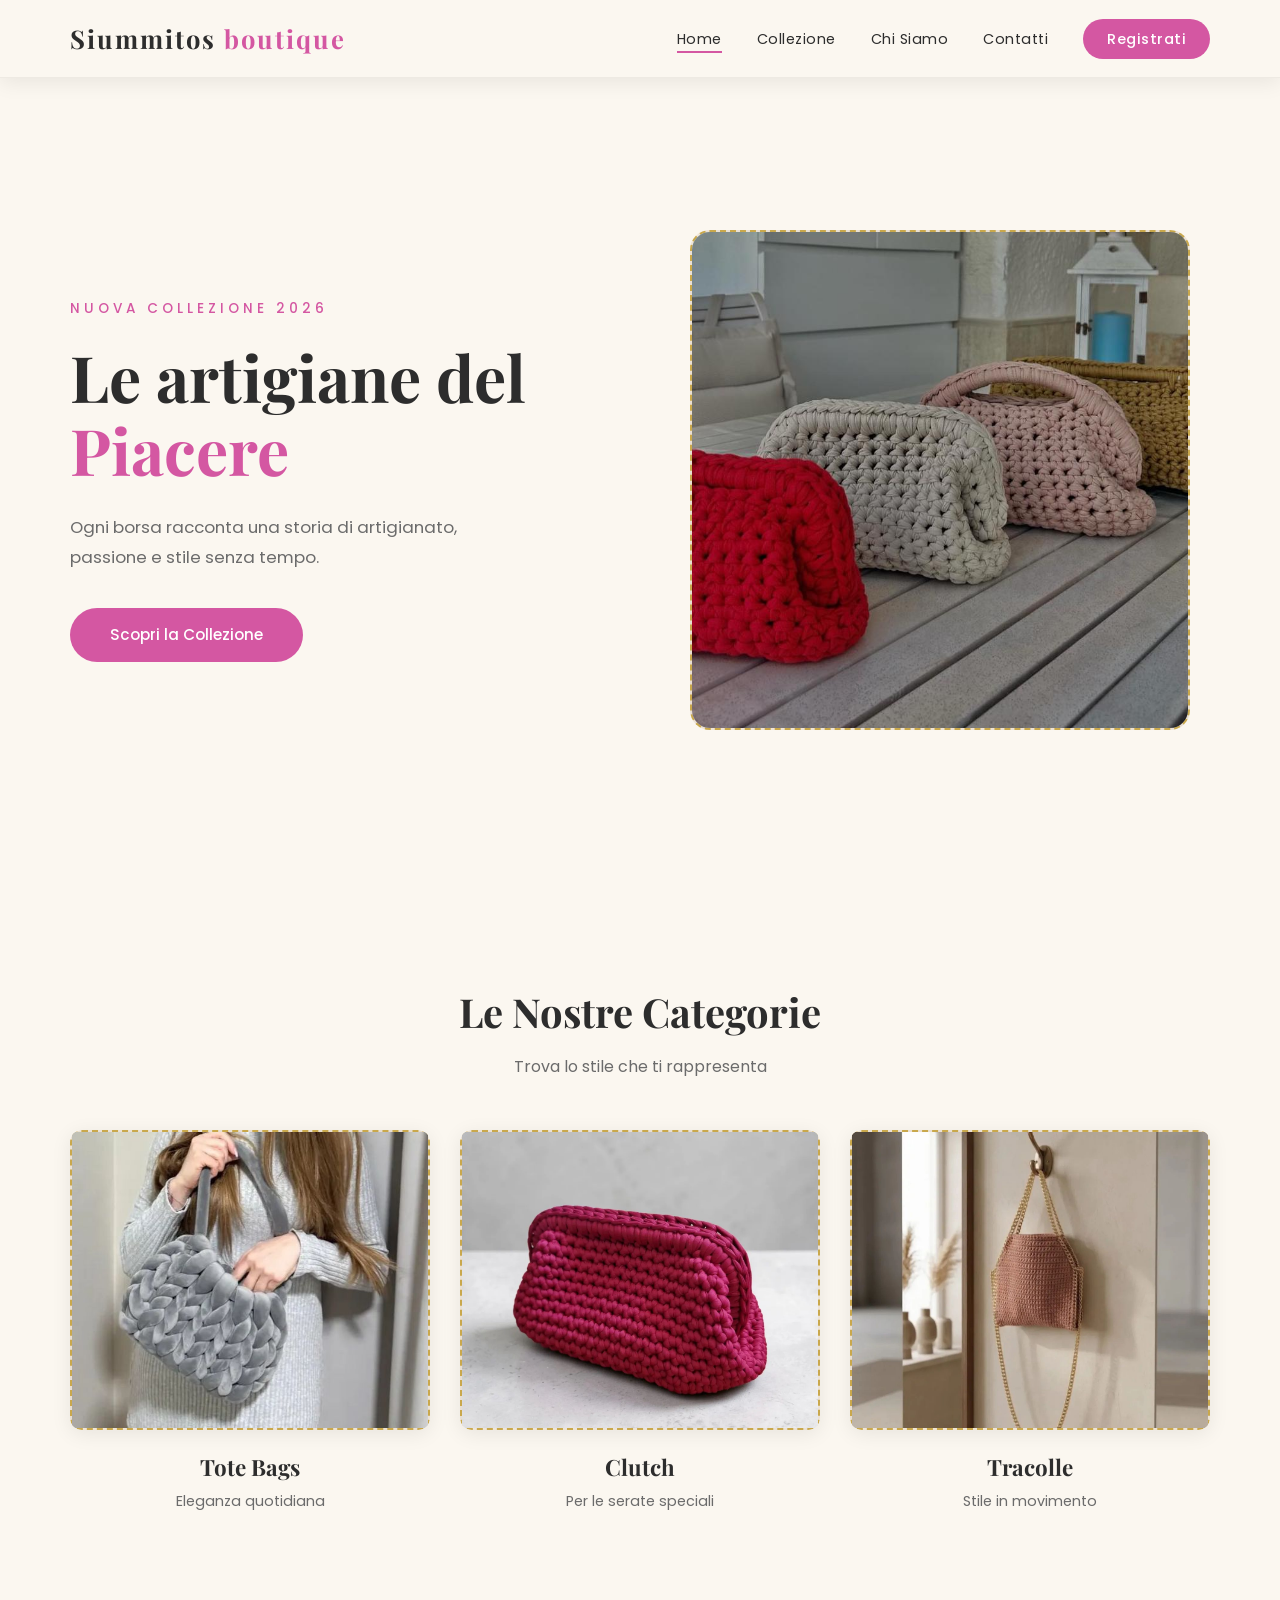
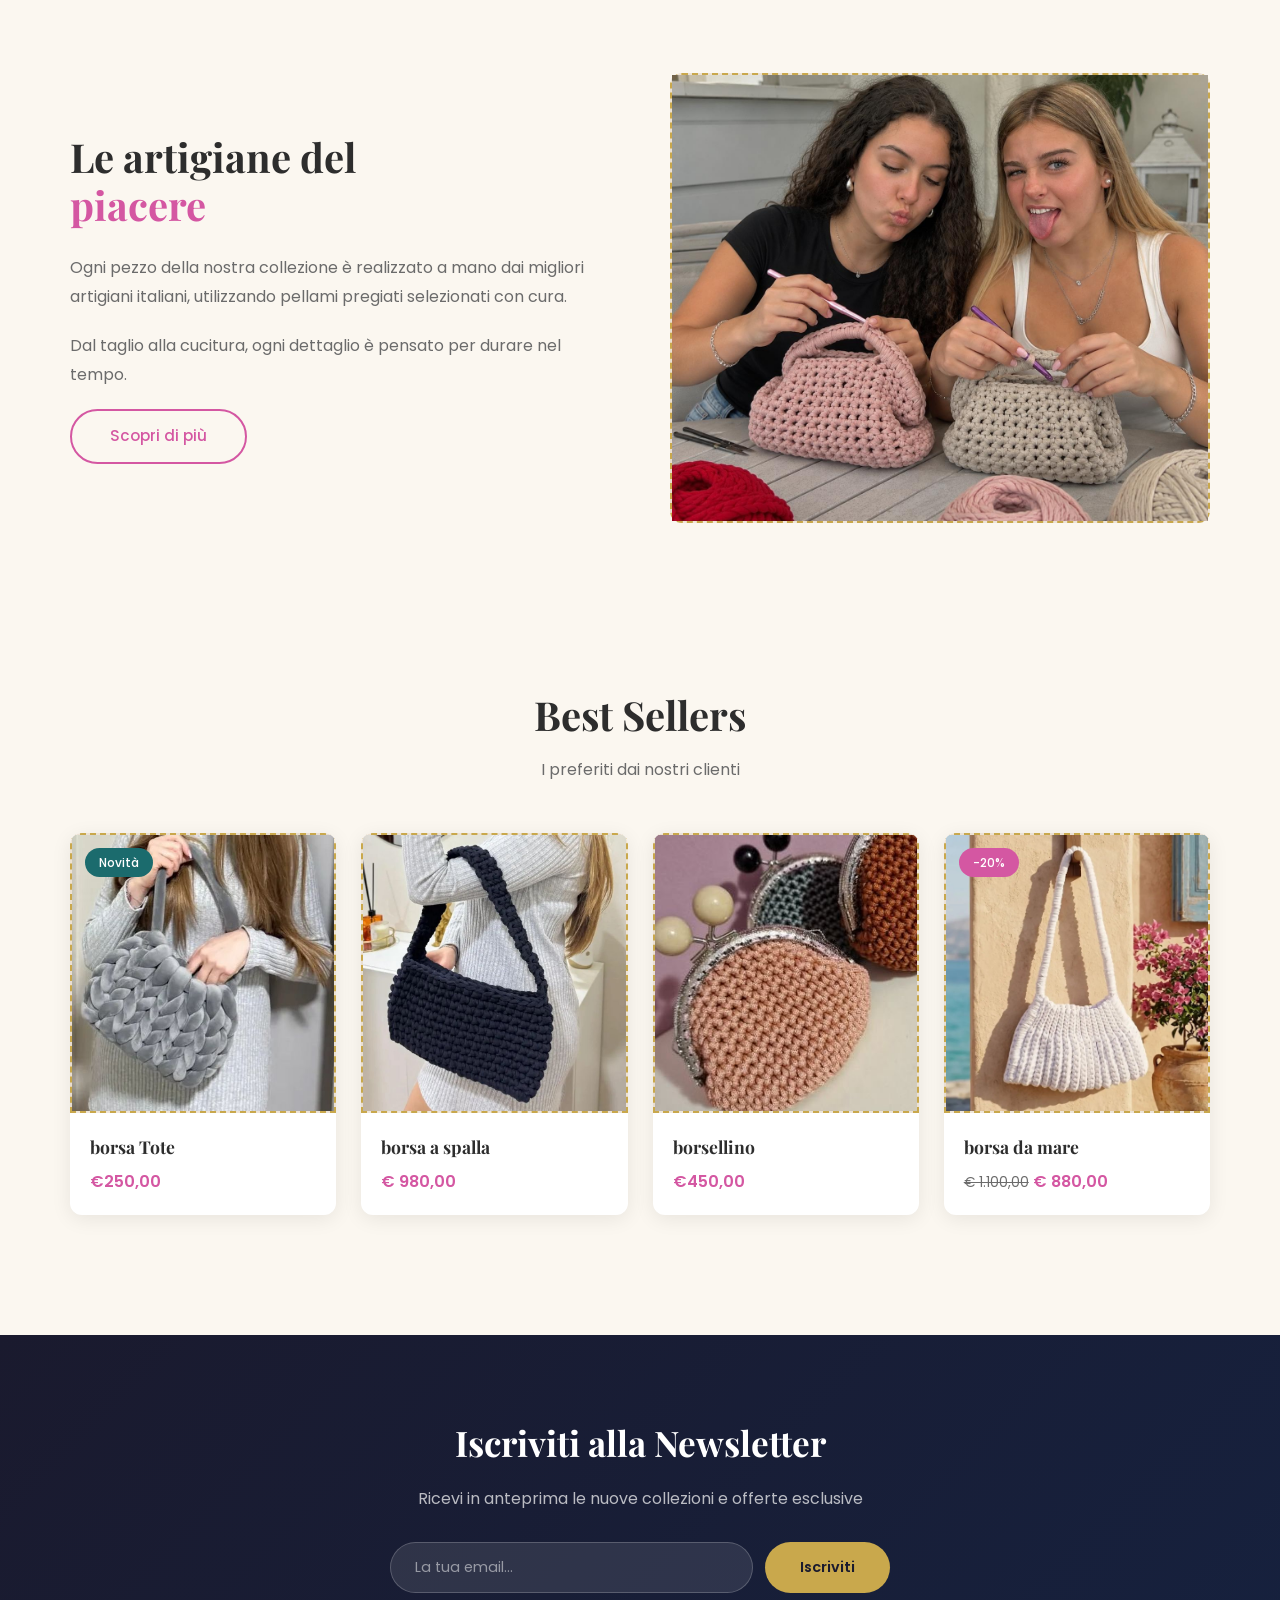
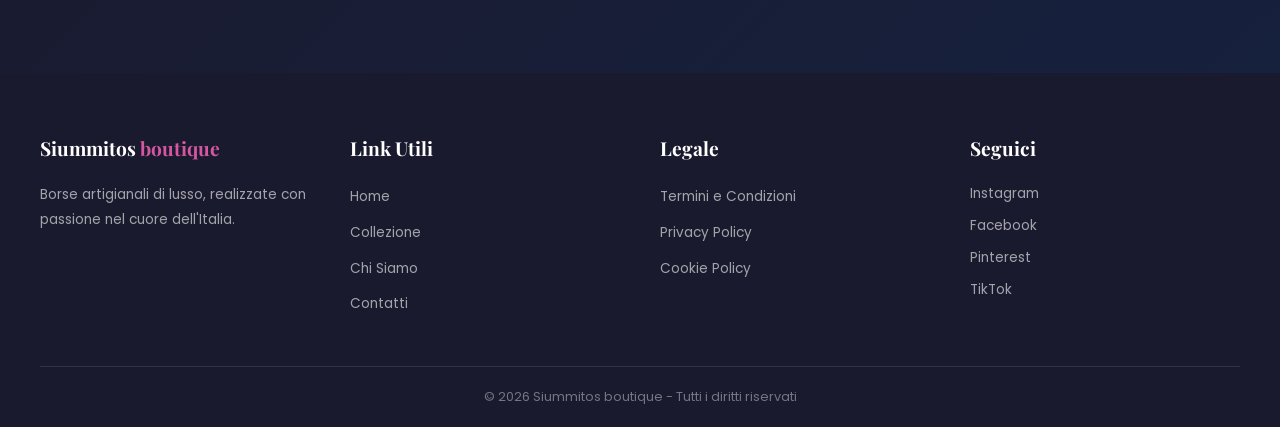
<file: index.html>
<!DOCTYPE html>
<html lang="it">
<head>
    <meta charset="UTF-8">
    <meta name="viewport" content="width=device-width, initial-scale=1.0">
    <title>Siummitos boutique - Borse di Lusso</title>
    <meta name="description" content="Siummitos boutique - Borse artigianali di lusso made in Italy.">
    <link rel="stylesheet" href="css/base.css">
    <link rel="stylesheet" href="css/navbar.css">
    <link rel="stylesheet" href="css/sections.css">
    <link rel="stylesheet" href="css/footer.css">
    <link rel="stylesheet" href="css/animations.css">
    <link rel="stylesheet" href="css/responsive.css">
    <link href="https://fonts.googleapis.com/css2?family=Playfair+Display:wght@400;600;700&family=Poppins:wght@300;400;500;600&display=swap" rel="stylesheet">
</head>
<body>

    <!-- Navbar -->
    <nav class="navbar">
        <div class="nav-container">
            <a href="index.html" class="logo">Siummitos <span>boutique</span></a>
            <input type="checkbox" id="menu-toggle" class="menu-toggle">
            <label for="menu-toggle" class="hamburger">
                <span></span>
                <span></span>
                <span></span>
            </label>
            <ul class="nav-links">
                <li><a href="index.html" class="active">Home</a></li>
                <li><a href="pages/collezione.html">Collezione</a></li>
                <li><a href="pages/chi-siamo.html">Chi Siamo</a></li>
                <li><a href="pages/contatti.html">Contatti</a></li>
                <li><a href="pages/registrazione.html" class="btn-register">Registrati</a></li>
            </ul>
        </div>
    </nav>

    <!-- Hero Section -->
    <section class="hero">
        <div class="hero-content">
            <p class="hero-subtitle">Nuova Collezione 2026</p>
            <h1 class="hero-title">Le artigiane del <br><span>Piacere</span></h1>
            <p class="hero-desc">Ogni borsa racconta una storia di artigianato, passione e stile senza tempo.</p>
            <a href="pages/collezione.html" class="btn-primary">Scopri la Collezione</a>
        </div>
        <div class="hero-image">
            <div class="hero-placeholder">
                <p>
                <img src="img/WhatsApp Image 2026-05-20 at 11.31.01.jpeg" alt="Hero Image"></p>
            </div>
        </div>
    </section>

    <!-- Categorie -->
    <section class="categories">
        <h2 class="section-title">Le Nostre Categorie</h2>
        <p class="section-subtitle">Trova lo stile che ti rappresenta</p>
        <div class="categories-grid">
            <div class="category-card fade-in delay-1">
                <div class="category-img">
                    <div class="img-placeholder"><p><img src="img/WhatsApp Image 2026-05-20 at 10.31.24.jpeg" alt=""></p></div>
                </div>
                <h3>Tote Bags</h3>
                <p>Eleganza quotidiana</p>
            </div>
            <div class="category-card fade-in delay-2">
                <div class="category-img">
                    <div class="img-placeholder"><p><img src="img/WhatsApp Image 2026-05-20 at 10.29.09.jpeg" alt=""></p></div>
                </div>
                <h3>Clutch</h3>
                <p>Per le serate speciali</p>
            </div>
            <div class="category-card fade-in delay-3">
                <div class="category-img">
                    <div class="img-placeholder"><p><img src="img/WhatsApp Image 2026-05-20 at 10.29.12.jpeg" alt=""></p></div>
                </div>
                <h3>Tracolle</h3>
                <p>Stile in movimento</p>
            </div>
        </div>
    </section>

    <!-- In Evidenza -->
    <section class="featured">
        <div class="featured-text fade-in">
            <h2>Le artigiane del <br><span>piacere</span></h2>
            <p>Ogni pezzo della nostra collezione è realizzato a mano dai migliori artigiani italiani, utilizzando pellami pregiati selezionati con cura.</p>
            <p>Dal taglio alla cucitura, ogni dettaglio è pensato per durare nel tempo.</p>
            <a href="pages/chi-siamo.html" class="btn-secondary">Scopri di più</a>
        </div>
        <div class="featured-image">
            <div class="img-placeholder large"><p><img src="img/WhatsApp Image 2026-05-20 at 11.38.13.jpeg" alt=""></p></div>
        </div>
    </section>

    <!-- Best Sellers -->
    <section class="bestsellers">
        <h2 class="section-title">Best Sellers</h2>
        <p class="section-subtitle">I preferiti dai nostri clienti</p>
        <div class="products-grid">
            <div class="product-card fade-in delay-1">
                <div class="product-img">
                    <div class="img-placeholder"><p><img src="img/WhatsApp Image 2026-05-20 at 10.31.24.jpeg" alt=""></p></div>
                    <span class="product-badge">Novità</span>
                </div>
                <div class="product-info">
                    <h3>borsa Tote</h3>
                    <p class="product-price">€250,00</p>
                </div>
            </div>
            <div class="product-card fade-in delay-2">
                <div class="product-img">
                    <div class="img-placeholder"><p><img src="img/WhatsApp Image 2026-05-20 at 10.38.10.jpeg" alt=""></p></div>
                </div>
                <div class="product-info">
                    <h3>borsa a spalla</h3>
                    <p class="product-price">€ 980,00</p>
                </div>
            </div>
            <div class="product-card fade-in delay-3">
                <div class="product-img">
                    <div class="img-placeholder"><p><img src="img/WhatsApp Image 2026-05-20 at 10.38.15.jpeg" alt=""></p></div>
                </div>
                <div class="product-info">
                    <h3>borsellino</h3>
                    <p class="product-price">€450,00</p>
                </div>
            </div>
            <div class="product-card fade-in delay-4">
                <div class="product-img">
                    <div class="img-placeholder"><p><img src="img/WhatsApp Image 2026-05-20 at 10.29.30.jpeg" alt=""></p></div>
                    <span class="product-badge sale">-20%</span>
                </div>
                <div class="product-info">
                    <h3>borsa da mare</h3>
                    <p class="product-price"><s>€ 1.100,00</s> € 880,00</p>
                </div>
            </div>
        </div>
    </section>

    <!-- Newsletter -->
    <section class="banner">
        <div class="banner-content">
            <h2>Iscriviti alla Newsletter</h2>
            <p>Ricevi in anteprima le nuove collezioni e offerte esclusive</p>
            <form class="newsletter-form">
                <input type="email" placeholder="La tua email..." required>
                <button type="submit">Iscriviti</button>
            </form>
        </div>
    </section>

    <!-- Footer -->
    <footer class="footer">
        <div class="footer-container">
            <div class="footer-col">
                <h4>Siummitos <span>boutique</span></h4>
                <p>Borse artigianali di lusso, realizzate con passione nel cuore dell'Italia.</p>
            </div>
            <div class="footer-col">
                <h4>Link Utili</h4>
                <ul>
                    <li><a href="index.html">Home</a></li>
                    <li><a href="pages/collezione.html">Collezione</a></li>
                    <li><a href="pages/chi-siamo.html">Chi Siamo</a></li>
                    <li><a href="pages/contatti.html">Contatti</a></li>
                </ul>
            </div>
            <div class="footer-col">
                <h4>Legale</h4>
                <ul>
                    <li><a href="#">Termini e Condizioni</a></li>
                    <li><a href="#">Privacy Policy</a></li>
                    <li><a href="#">Cookie Policy</a></li>
                </ul>
            </div>
            <div class="footer-col">
                <h4>Seguici</h4>
                <div class="social-links">
                    <a href="https://www.instagram.com/swamiisorrentino?igsh=ZDFxMnlyNGhjdnUz&utm_source=qr" class="social-icon">Instagram</a>
                    <a href="https://www.facebook.com/?locale=it_IT" class="social-icon">Facebook</a>
                    <a href="https://it.pinterest.com/" class="social-icon">Pinterest</a>
                    <a href="https://www.tiktok.com/@siummitos" class="social-icon">TikTok</a>
                </div>
            </div>
        </div>
        <div class="footer-bottom">
            <p>&copy; 2026 Siummitos boutique - Tutti i diritti riservati</p>
        </div>
    </footer>

</body>
</html>
</file>
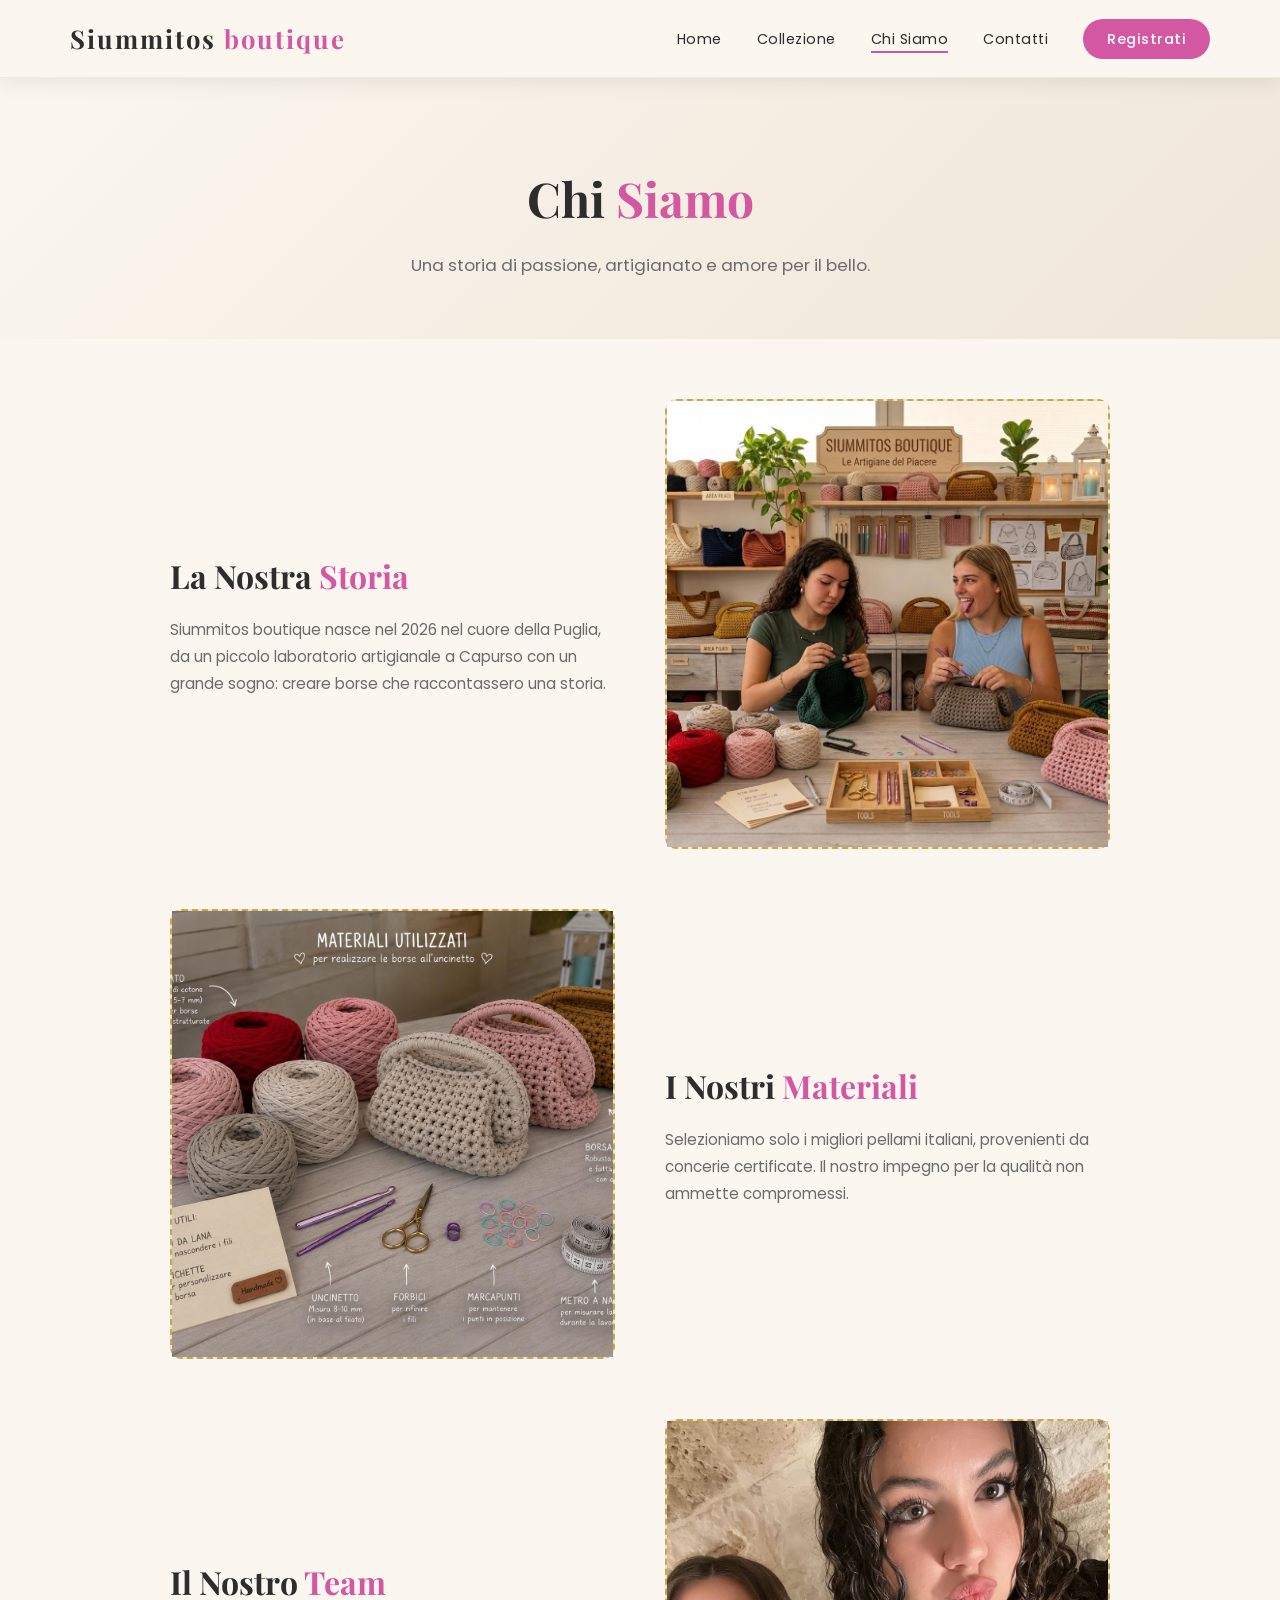
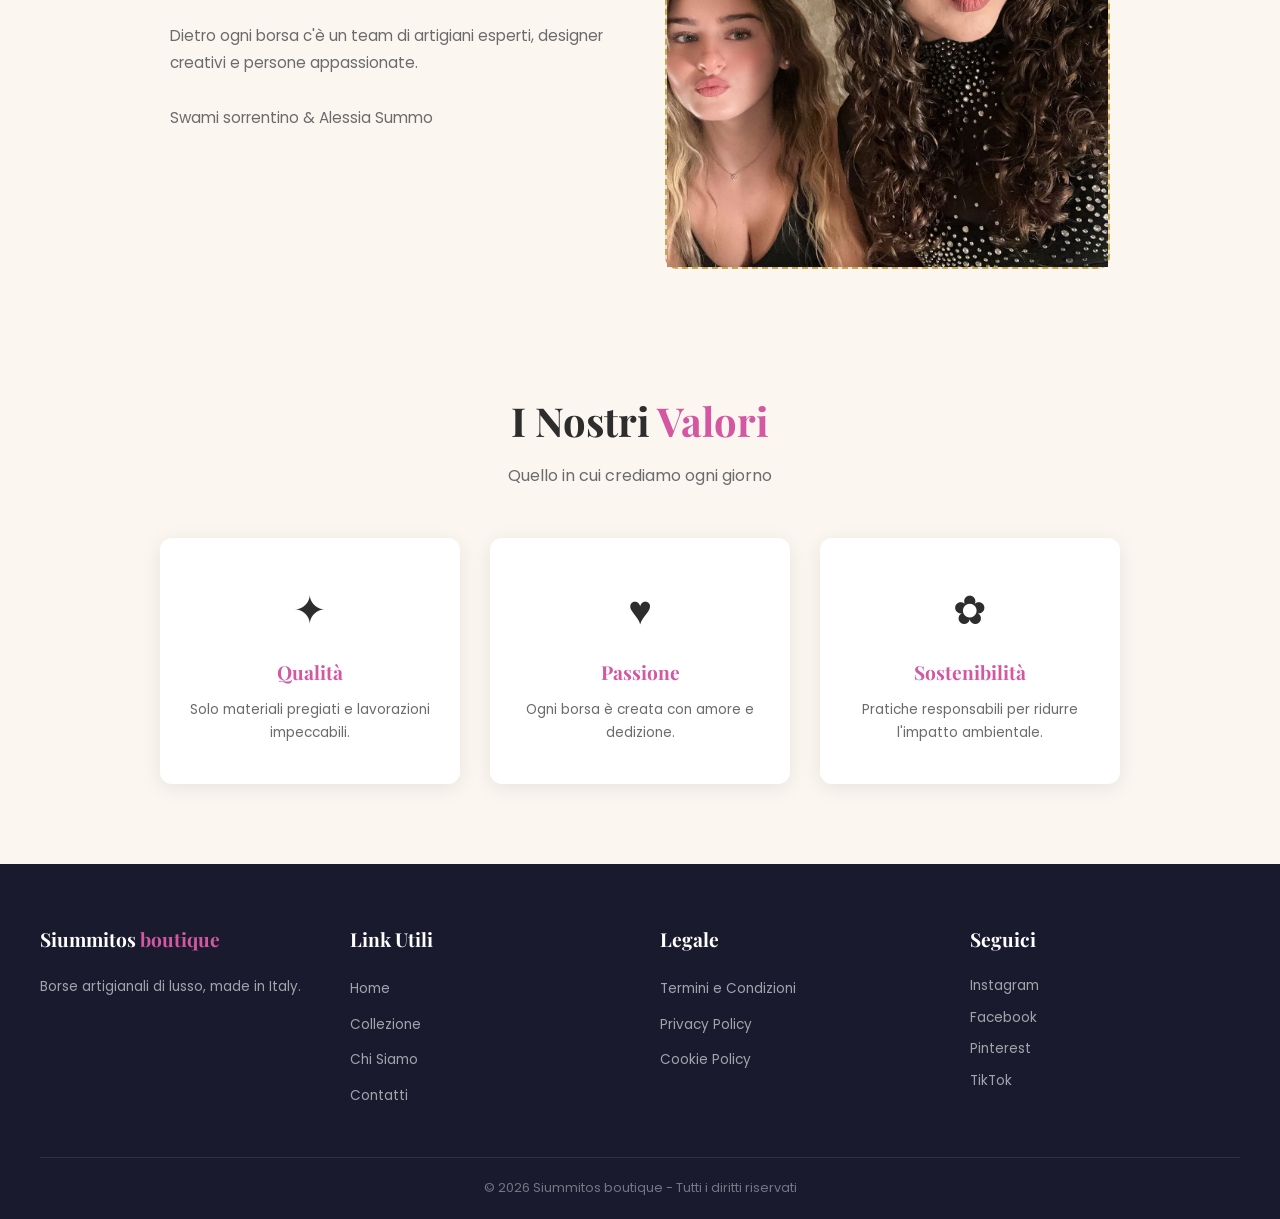
<file: pages/chi-siamo.html>
<!DOCTYPE html>
<html lang="it">
<head>
    <meta charset="UTF-8">
    <meta name="viewport" content="width=device-width, initial-scale=1.0">
    <title>Chi Siamo - Siummitos boutique</title>
    <link rel="stylesheet" href="../css/base.css">
    <link rel="stylesheet" href="../css/navbar.css">
    <link rel="stylesheet" href="../css/sections.css">
    <link rel="stylesheet" href="../css/pages.css">
    <link rel="stylesheet" href="../css/footer.css">
    <link rel="stylesheet" href="../css/animations.css">
    <link rel="stylesheet" href="../css/responsive.css">
    <link href="https://fonts.googleapis.com/css2?family=Playfair+Display:wght@400;600;700&family=Poppins:wght@300;400;500;600&display=swap" rel="stylesheet">
</head>
<body>

    <nav class="navbar">
        <div class="nav-container">
            <a href="../index.html" class="logo">Siummitos <span>boutique</span></a>
            <input type="checkbox" id="menu-toggle" class="menu-toggle">
            <label for="menu-toggle" class="hamburger"><span></span><span></span><span></span></label>
            <ul class="nav-links">
                <li><a href="../index.html">Home</a></li>
                <li><a href="collezione.html">Collezione</a></li>
                <li><a href="chi-siamo.html" class="active">Chi Siamo</a></li>
                <li><a href="contatti.html">Contatti</a></li>
                <li><a href="registrazione.html" class="btn-register">Registrati</a></li>
            </ul>
        </div>
    </nav>

    <section class="page-header">
        <h1>Chi <span style="color: var(--primary);">Siamo</span></h1>
        <p>Una storia di passione, artigianato e amore per il bello.</p>
    </section>

    <section class="about-section">
        <div class="about-block fade-in">
            <div class="about-block-text">
                <h2>La Nostra <span>Storia</span></h2>
                <p>Siummitos boutique nasce nel 2026 nel cuore della Puglia, da un piccolo laboratorio artigianale a Capurso con un grande sogno: creare borse che raccontassero una storia.</p>
            </div>
            <div class="about-block-image">
                <div class="img-placeholder large"><p><img src="../img/WhatsApp Image 2026-05-20 at 11.49.38.jpeg" alt=""></p></div>
            </div>
        </div>

        <div class="about-block reverse fade-in delay-1">
            <div class="about-block-text">
                <h2>I Nostri <span>Materiali</span></h2>
                <p>Selezioniamo solo i migliori pellami italiani, provenienti da concerie certificate. Il nostro impegno per la qualità non ammette compromessi.</p>
            </div>
            <div class="about-block-image">
                <div class="img-placeholder large"><p><img src="../img/WhatsApp Image 2026-05-20 at 11.44.17.jpeg" alt=""></p></div>
            </div>
        </div>

        <div class="about-block fade-in delay-2">
            <div class="about-block-text">
                <h2>Il Nostro <span>Team</span></h2>
                <p>Dietro ogni borsa c'è un team di artigiani esperti, designer creativi e persone appassionate. <br><br>
                    Swami sorrentino & Alessia Summo
                </p>
            </div>
            <div class="about-block-image">
                <div class="img-placeholder large"><p><img src="../img/WhatsApp Image 2026-05-20 at 10.16.20.jpeg" alt=""></p></div>
            </div>
        </div>
    </section>

    <section style="padding: 0 30px 80px;">
        <h2 class="section-title">I Nostri <span style="color: var(--primary);">Valori</span></h2>
        <p class="section-subtitle">Quello in cui crediamo ogni giorno</p>
        <div class="values-grid">
            <div class="value-card fade-in delay-1">
                <div class="value-icon">✦</div>
                <h3><span style="color: var(--primary);">Qualità</span></h3>
                <p>Solo materiali pregiati e lavorazioni impeccabili.</p>
            </div>
            <div class="value-card fade-in delay-2">
                <div class="value-icon">♥</div>
                <h3><span style="color: var(--primary);">Passione</span></h3>
                <p>Ogni borsa è creata con amore e dedizione.</p>
            </div>
            <div class="value-card fade-in delay-3">
                <div class="value-icon">✿</div>
                <h3><span style="color: var(--primary);">Sostenibilità</span></h3>
                <p>Pratiche responsabili per ridurre l'impatto ambientale.</p>
            </div>
        </div>
    </section>

    <footer class="footer">
        <div class="footer-container">
            <div class="footer-col">
                <h4>Siummitos <span>boutique</span></h4>
                <p>Borse artigianali di lusso, made in Italy.</p>
            </div>
            <div class="footer-col">
                <h4>Link Utili</h4>
                <ul>
                    <li><a href="../index.html">Home</a></li>
                    <li><a href="collezione.html">Collezione</a></li>
                    <li><a href="chi-siamo.html">Chi Siamo</a></li>
                    <li><a href="contatti.html">Contatti</a></li>
                </ul>
            </div>
            <div class="footer-col">
                <h4>Legale</h4>
                <ul>
                    <li><a href="#">Termini e Condizioni</a></li>
                    <li><a href="#">Privacy Policy</a></li>
                    <li><a href="#">Cookie Policy</a></li>
                </ul>
            </div>
            <div class="footer-col">
                <h4>Seguici</h4>
                <div class="social-links">
                    <a href="https://www.instagram.com/swamiisorrentino?igsh=ZDFxMnlyNGhjdnUz&utm_source=qr" class="social-icon">Instagram</a>
                    <a href="https://www.facebook.com/?locale=it_IT" class="social-icon">Facebook</a>
                    <a href="https://it.pinterest.com/" class="social-icon">Pinterest</a>
                    <a href="https://www.tiktok.com/@siummitos" class="social-icon">TikTok</a>
                </div>
            </div>
        </div>
        <div class="footer-bottom">
            <p>&copy; 2026 Siummitos boutique - Tutti i diritti riservati</p>
        </div>
    </footer>

</body>
</html>
</file>
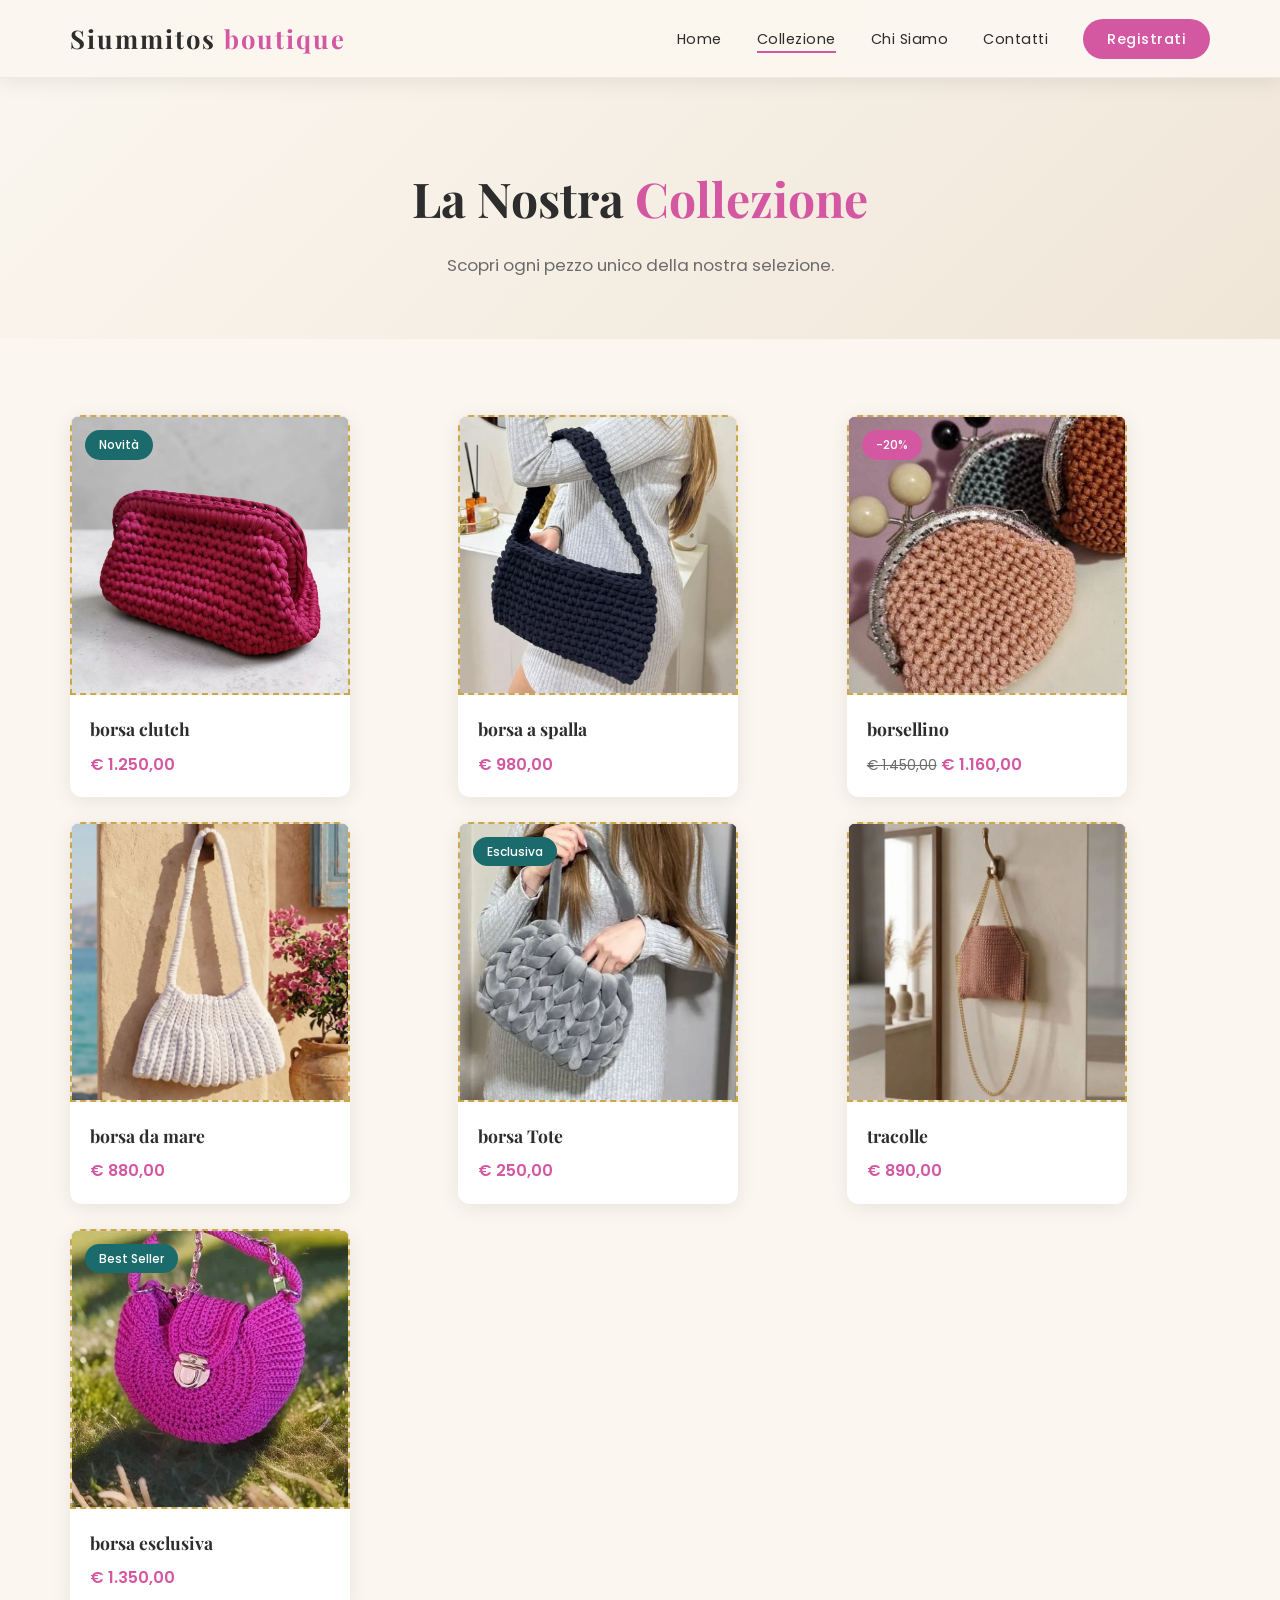
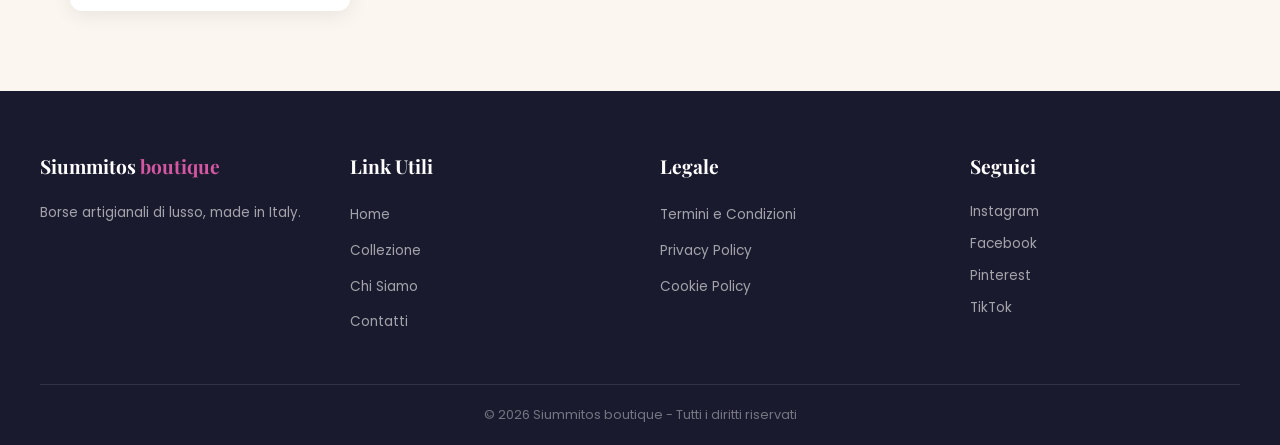
<file: pages/collezione.html>
<!DOCTYPE html>
<html lang="it">
<head>
    <meta charset="UTF-8">
    <meta name="viewport" content="width=device-width, initial-scale=1.0">
    <title>Collezione - Siummitos boutique</title>
    <link rel="stylesheet" href="../css/base.css">
    <link rel="stylesheet" href="../css/navbar.css">
    <link rel="stylesheet" href="../css/sections.css">
    <link rel="stylesheet" href="../css/pages.css">
    <link rel="stylesheet" href="../css/footer.css">
    <link rel="stylesheet" href="../css/animations.css">
    <link rel="stylesheet" href="../css/responsive.css">
    <link href="https://fonts.googleapis.com/css2?family=Playfair+Display:wght@400;600;700&family=Poppins:wght@300;400;500;600&display=swap" rel="stylesheet">
</head>
<body>

    <nav class="navbar">
        <div class="nav-container">
            <a href="../index.html" class="logo">Siummitos <span>boutique</span></a>
            <input type="checkbox" id="menu-toggle" class="menu-toggle">
            <label for="menu-toggle" class="hamburger"><span></span><span></span><span></span></label>
            <ul class="nav-links">
                <li><a href="../index.html">Home</a></li>
                <li><a href="collezione.html" class="active">Collezione</a></li>
                <li><a href="chi-siamo.html">Chi Siamo</a></li>
                <li><a href="contatti.html">Contatti</a></li>
                <li><a href="registrazione.html" class="btn-register">Registrati</a></li>
            </ul>
        </div>
    </nav>

    <section class="page-header">
        <h1>La Nostra <span style="color: var(--primary);">Collezione</span></h1>
        <p>Scopri ogni pezzo unico della nostra selezione.</p>
    </section>

   <br>
   <br>
   <br>

    <div class="collection-grid">
        <div class="product-card fade-in delay-1">
            <div class="product-img">
                <div class="img-placeholder"><p><img src="../img/WhatsApp Image 2026-05-20 at 10.29.09.jpeg" alt=""></p></div>
                <span class="product-badge">Novità</span>
            </div>
            <div class="product-info">
                <h3>borsa clutch</h3>
                <p class="product-price">€ 1.250,00</p>
            </div>
        </div>
        <div class="product-card fade-in delay-2">
            <div class="product-img">
                <div class="img-placeholder"><p><img src="../img/WhatsApp Image 2026-05-20 at 10.38.10.jpeg" alt=""></p></div>
            </div>
            <div class="product-info">
                <h3>borsa a spalla</h3>
                <p class="product-price">€ 980,00</p>
            </div>
        </div>
        <div class="product-card fade-in delay-3">
            <div class="product-img">
                <div class="img-placeholder"><p><img src="../img/WhatsApp Image 2026-05-20 at 10.38.15.jpeg" alt=""></p></div>
                <span class="product-badge sale">-20%</span>
            </div>
            <div class="product-info">
                <h3>borsellino</h3>
                <p class="product-price"><s>€ 1.450,00</s> € 1.160,00</p>
            </div>
        </div>
        <div class="product-card fade-in delay-4">
            <div class="product-img">
                <div class="img-placeholder"><p><img src="../img/WhatsApp Image 2026-05-20 at 10.29.30.jpeg" alt=""></p></div>
            </div>
            <div class="product-info">
                <h3>borsa da mare</h3>
                <p class="product-price">€ 880,00</p>
            </div>
        </div>
        <div class="product-card fade-in delay-1">
            <div class="product-img">
                <div class="img-placeholder"><p><img src="../img/WhatsApp Image 2026-05-20 at 10.31.24.jpeg" alt=""></p></div>
                <span class="product-badge">Esclusiva</span>
            </div>
            <div class="product-info">
                <h3>borsa Tote</h3>
                <p class="product-price">€ 250,00</p>
            </div>
        </div>
        <div class="product-card fade-in delay-2">
            <div class="product-img">
                <div class="img-placeholder"><p><img src="../img/WhatsApp Image 2026-05-20 at 10.29.12.jpeg" alt=""></p></div>
            </div>
            <div class="product-info">
                <h3>tracolle</h3>
                <p class="product-price">€ 890,00</p>
            </div>
        </div>
        
        <div class="product-card fade-in delay-4">
            <div class="product-img">
                <div class="img-placeholder"><p><img src="../img/s-l400.webp" alt=""></p></div>
                <span class="product-badge">Best Seller</span>
            </div>
            <div class="product-info">
                <h3>borsa esclusiva</h3>
                <p class="product-price">€ 1.350,00</p>
            </div>
        </div>
    </div>

    <footer class="footer">
        <div class="footer-container">
            <div class="footer-col">
                <h4>Siummitos <span>boutique</span></h4>
                <p>Borse artigianali di lusso, made in Italy.</p>
            </div>
            <div class="footer-col">
                <h4>Link Utili</h4>
                <ul>
                    <li><a href="../index.html">Home</a></li>
                    <li><a href="collezione.html">Collezione</a></li>
                    <li><a href="chi-siamo.html">Chi Siamo</a></li>
                    <li><a href="contatti.html">Contatti</a></li>
                </ul>
            </div>
            <div class="footer-col">
                <h4>Legale</h4>
                <ul>
                    <li><a href="#">Termini e Condizioni</a></li>
                    <li><a href="#">Privacy Policy</a></li>
                    <li><a href="#">Cookie Policy</a></li>
                </ul>
            </div>
            <div class="footer-col">
                <h4>Seguici</h4>
                <div class="social-links">
                    <a href="https://www.instagram.com/swamiisorrentino?igsh=ZDFxMnlyNGhjdnUz&utm_source=qr" class="social-icon">Instagram</a>
                    <a href="https://www.facebook.com/?locale=it_IT" class="social-icon">Facebook</a>
                    <a href="https://it.pinterest.com/" class="social-icon">Pinterest</a>
                    <a href="https://www.tiktok.com/@siummitos" class="social-icon">TikTok</a>
                </div>
            </div>
        </div>
        <div class="footer-bottom">
            <p>&copy; 2026 Siummitos boutique - Tutti i diritti riservati</p>
        </div>
    </footer>

</body>
</html>
</file>
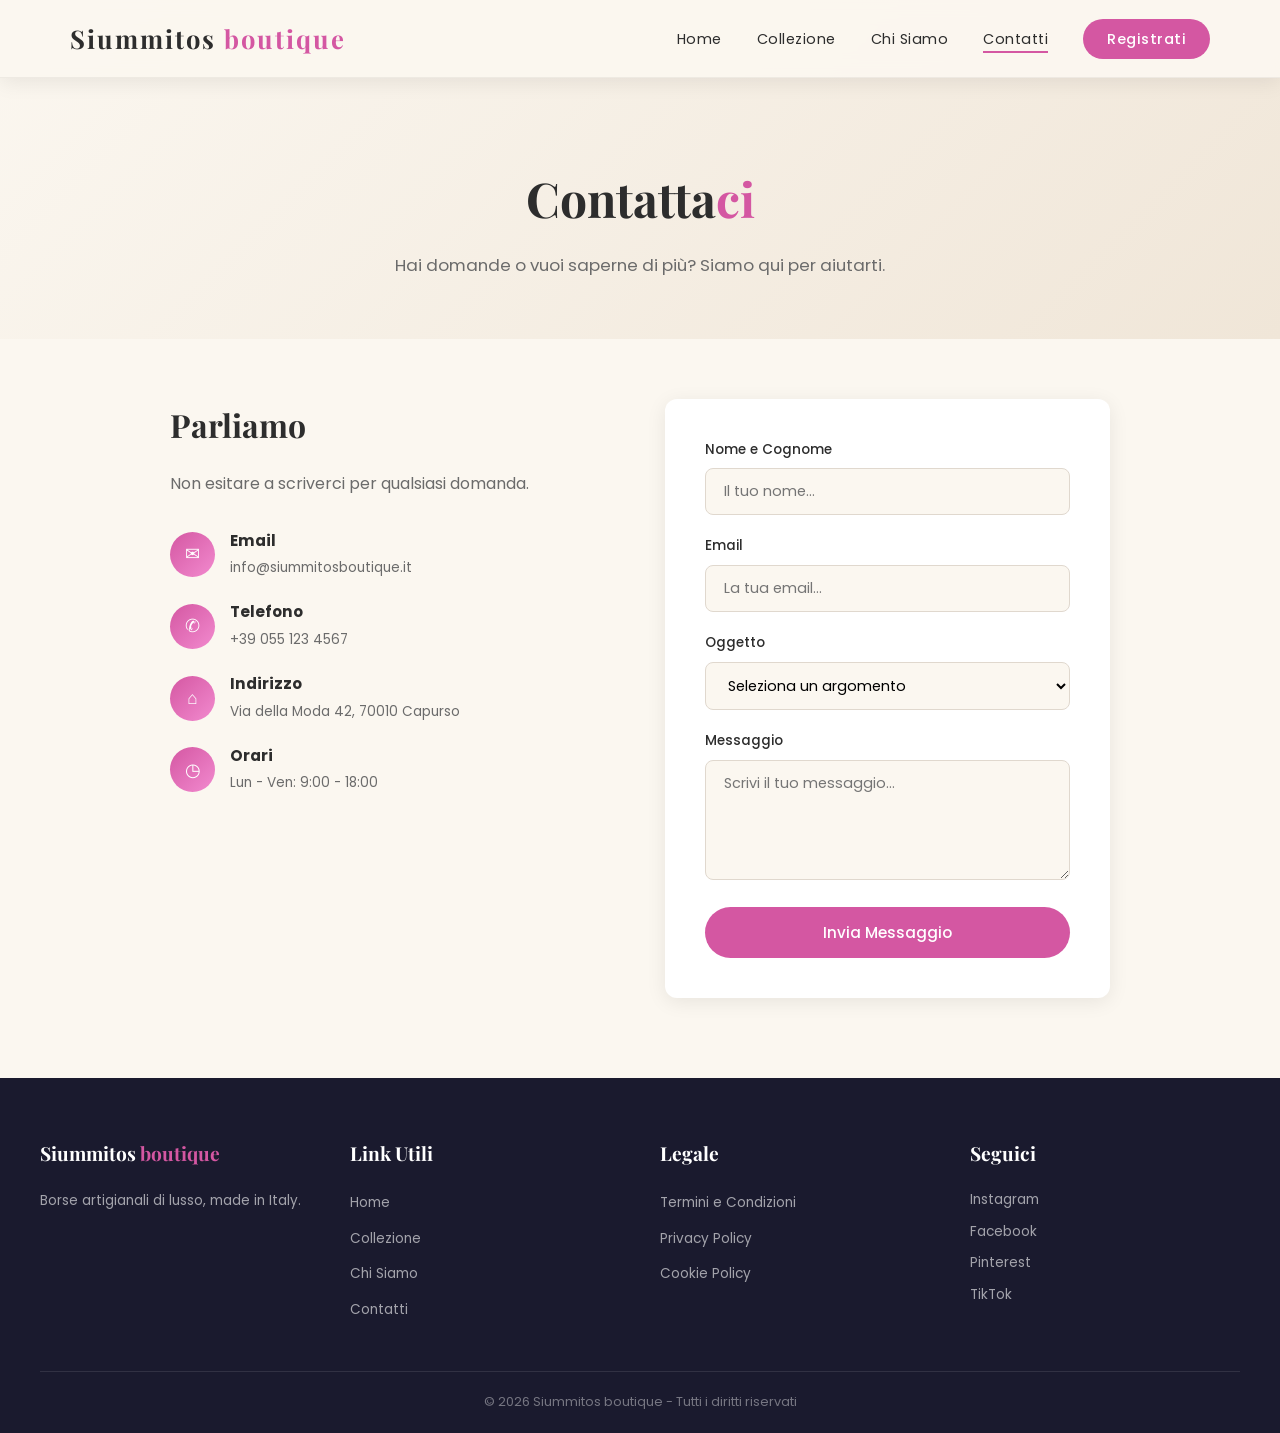
<file: pages/contatti.html>
<!DOCTYPE html>
<html lang="it">
<head>
    <meta charset="UTF-8">
    <meta name="viewport" content="width=device-width, initial-scale=1.0">
    <title>Contatti - Siummitos boutique</title>
    <link rel="stylesheet" href="../css/base.css">
    <link rel="stylesheet" href="../css/navbar.css">
    <link rel="stylesheet" href="../css/pages.css">
    <link rel="stylesheet" href="../css/footer.css">
    <link rel="stylesheet" href="../css/animations.css">
    <link rel="stylesheet" href="../css/responsive.css">
    <link href="https://fonts.googleapis.com/css2?family=Playfair+Display:wght@400;600;700&family=Poppins:wght@300;400;500;600&display=swap" rel="stylesheet">
</head>
<body>

    <nav class="navbar">
        <div class="nav-container">
            <a href="../index.html" class="logo">Siummitos <span>boutique</span></a>
            <input type="checkbox" id="menu-toggle" class="menu-toggle">
            <label for="menu-toggle" class="hamburger"><span></span><span></span><span></span></label>
            <ul class="nav-links">
                <li><a href="../index.html">Home</a></li>
                <li><a href="collezione.html">Collezione</a></li>
                <li><a href="chi-siamo.html">Chi Siamo</a></li>
                <li><a href="contatti.html" class="active">Contatti</a></li>
                <li><a href="registrazione.html" class="btn-register">Registrati</a></li>
            </ul>
        </div>
    </nav>

    <section class="page-header">
        <h1>Contatta<span style="color: var(--primary);">ci</span></h1>
        <p>Hai domande o vuoi saperne di più? Siamo qui per aiutarti.</p>
    </section>

    <div class="contact-wrapper">
        <div class="contact-info fade-in">
            <h2>Parliamo</h2>
            <p>Non esitare a scriverci per qualsiasi domanda.</p>
            <div class="contact-detail">
                <div class="contact-detail-icon">✉</div>
                <div class="contact-detail-text">
                    <h4>Email</h4>
                    <p>info@siummitosboutique.it</p>
                </div>
            </div>
            <div class="contact-detail">
                <div class="contact-detail-icon">✆</div>
                <div class="contact-detail-text">
                    <h4>Telefono</h4>
                    <p>+39 055 123 4567</p>
                </div>
            </div>
            <div class="contact-detail">
                <div class="contact-detail-icon">⌂</div>
                <div class="contact-detail-text">
                    <h4>Indirizzo</h4>
                    <p>Via della Moda 42, 70010 Capurso</p>
                </div>
            </div>
            <div class="contact-detail">
                <div class="contact-detail-icon">◷</div>
                <div class="contact-detail-text">
                    <h4>Orari</h4>
                    <p>Lun - Ven: 9:00 - 18:00</p>
                </div>
            </div>
        </div>

        <div class="contact-form-wrapper fade-in delay-2">
            <form class="contact-form">
                <div class="form-group">
                    <label for="nome">Nome e Cognome</label>
                    <input type="text" id="nome" placeholder="Il tuo nome..." required>
                </div>
                <div class="form-group">
                    <label for="emailContact">Email</label>
                    <input type="email" id="emailContact" placeholder="La tua email..." required>
                </div>
                <div class="form-group">
                    <label for="oggetto">Oggetto</label>
                    <select id="oggetto">
                        <option value="">Seleziona un argomento</option>
                        <option value="info">Informazioni prodotto</option>
                        <option value="ordine">Stato ordine</option>
                        <option value="reso">Resi e cambi</option>
                        <option value="altro">Altro</option>
                    </select>
                </div>
                <div class="form-group">
                    <label for="messaggio">Messaggio</label>
                    <textarea id="messaggio" placeholder="Scrivi il tuo messaggio..." required></textarea>
                </div>
                <button type="submit" class="form-submit">Invia Messaggio</button>
            </form>
        </div>
    </div>

    <footer class="footer">
        <div class="footer-container">
            <div class="footer-col">
                <h4>Siummitos <span>boutique</span></h4>
                <p>Borse artigianali di lusso, made in Italy.</p>
            </div>
            <div class="footer-col">
                <h4>Link Utili</h4>
                <ul>
                    <li><a href="../index.html">Home</a></li>
                    <li><a href="collezione.html">Collezione</a></li>
                    <li><a href="chi-siamo.html">Chi Siamo</a></li>
                    <li><a href="contatti.html">Contatti</a></li>
                </ul>
            </div>
            <div class="footer-col">
                <h4>Legale</h4>
                <ul>
                    <li><a href="#">Termini e Condizioni</a></li>
                    <li><a href="#">Privacy Policy</a></li>
                    <li><a href="#">Cookie Policy</a></li>
                </ul>
            </div>
            <div class="footer-col">
                <h4>Seguici</h4>
                <div class="social-links">
                    <a href="https://www.instagram.com/swamiisorrentino?igsh=ZDFxMnlyNGhjdnUz&utm_source=qr" class="social-icon">Instagram</a>
                    <a href="https://www.facebook.com/?locale=it_IT" class="social-icon">Facebook</a>
                    <a href="https://it.pinterest.com/" class="social-icon">Pinterest</a>
                    <a href="https://www.tiktok.com/@siummitos" class="social-icon">TikTok</a>
                </div>
            </div>
        </div>
        <div class="footer-bottom">
            <p>&copy; 2026 Siummitos boutique - Tutti i diritti riservati</p>
        </div>
    </footer>

</body>
</html>
</file>
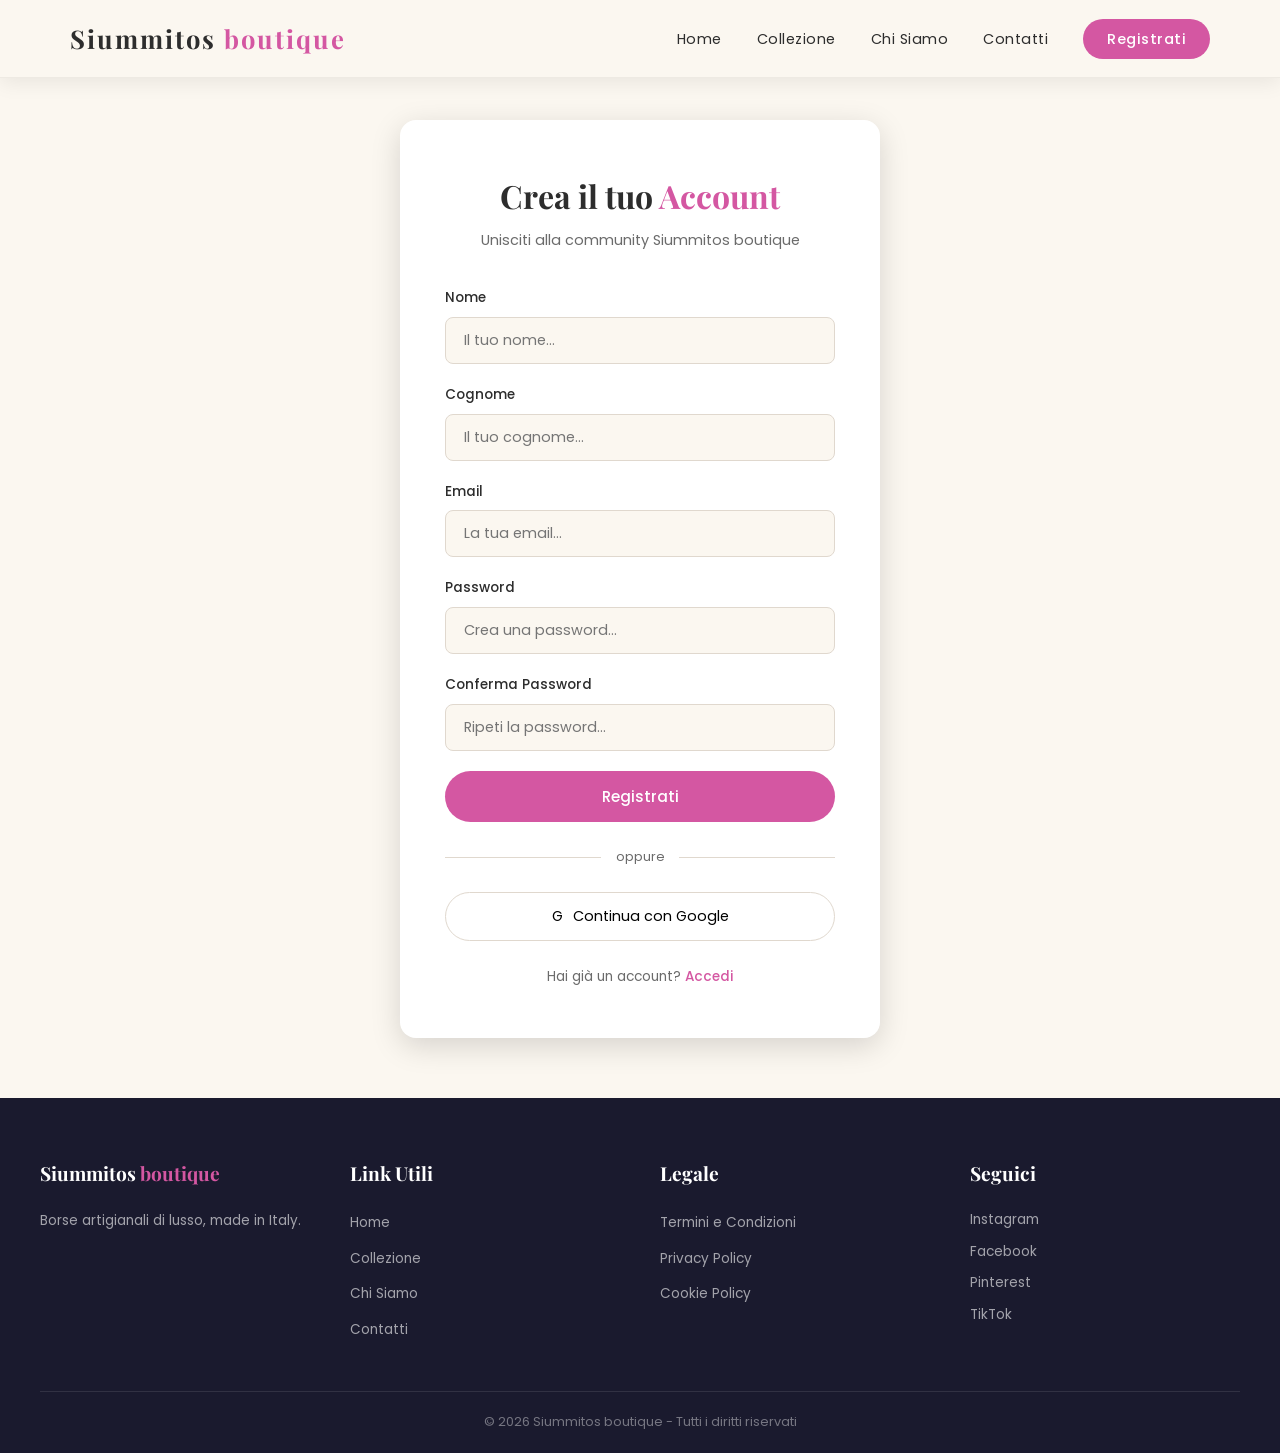
<file: pages/registrazione.html>
<!DOCTYPE html>
<html lang="it">
<head>
    <meta charset="UTF-8">
    <meta name="viewport" content="width=device-width, initial-scale=1.0">
    <title>Registrati - Siummitos boutique</title>
    <link rel="stylesheet" href="../css/base.css">
    <link rel="stylesheet" href="../css/navbar.css">
    <link rel="stylesheet" href="../css/pages.css">
    <link rel="stylesheet" href="../css/footer.css">
    <link rel="stylesheet" href="../css/animations.css">
    <link rel="stylesheet" href="../css/responsive.css">
    <link href="https://fonts.googleapis.com/css2?family=Playfair+Display:wght@400;600;700&family=Poppins:wght@300;400;500;600&display=swap" rel="stylesheet">
</head>
<body>

    <nav class="navbar">
        <div class="nav-container">
            <a href="../index.html" class="logo">Siummitos <span>boutique</span></a>
            <input type="checkbox" id="menu-toggle" class="menu-toggle">
            <label for="menu-toggle" class="hamburger"><span></span><span></span><span></span></label>
            <ul class="nav-links">
                <li><a href="../index.html">Home</a></li>
                <li><a href="collezione.html">Collezione</a></li>
                <li><a href="chi-siamo.html">Chi Siamo</a></li>
                <li><a href="contatti.html">Contatti</a></li>
                <li><a href="registrazione.html" class="btn-register">Registrati</a></li>
            </ul>
        </div>
    </nav>

    <div class="register-wrapper">
        <div class="register-card fade-in">
            <h1>Crea il tuo <span style="color: var(--primary);">Account</span></h1>
            <p class="register-subtitle">Unisciti alla community Siummitos boutique</p>
            <form>
                <div class="form-group">
                    <label for="regNome">Nome</label>
                    <input type="text" id="regNome" placeholder="Il tuo nome..." required>
                </div>
                <div class="form-group">
                    <label for="regCognome">Cognome</label>
                    <input type="text" id="regCognome" placeholder="Il tuo cognome..." required>
                </div>
                <div class="form-group">
                    <label for="regEmail">Email</label>
                    <input type="email" id="regEmail" placeholder="La tua email..." required>
                </div>
                <div class="form-group">
                    <label for="regPassword">Password</label>
                    <input type="password" id="regPassword" placeholder="Crea una password..." required>
                </div>
                <div class="form-group">
                    <label for="regPassword2">Conferma Password</label>
                    <input type="password" id="regPassword2" placeholder="Ripeti la password..." required>
                </div>
                <button type="submit" class="form-submit">Registrati</button>
            </form>
            <div class="register-divider">oppure</div>
            <button class="btn-google"><span>G</span> Continua con Google</button>
            <p class="register-footer">Hai già un account? <a href="#">Accedi</a></p>
        </div>
    </div>

    <footer class="footer">
        <div class="footer-container">
            <div class="footer-col">
                <h4>Siummitos <span>boutique</span></h4>
                <p>Borse artigianali di lusso, made in Italy.</p>
            </div>
            <div class="footer-col">
                <h4>Link Utili</h4>
                <ul>
                    <li><a href="../index.html">Home</a></li>
                    <li><a href="collezione.html">Collezione</a></li>
                    <li><a href="chi-siamo.html">Chi Siamo</a></li>
                    <li><a href="contatti.html">Contatti</a></li>
                </ul>
            </div>
            <div class="footer-col">
                <h4>Legale</h4>
                <ul>
                    <li><a href="#">Termini e Condizioni</a></li>
                    <li><a href="#">Privacy Policy</a></li>
                    <li><a href="#">Cookie Policy</a></li>
                </ul>
            </div>
            <div class="footer-col">
                <h4>Seguici</h4>
                <div class="social-links">
                    <a href="https://www.instagram.com/swamiisorrentino?igsh=ZDFxMnlyNGhjdnUz&utm_source=qr" class="social-icon">Instagram</a>
                    <a href="https://www.facebook.com/?locale=it_IT" class="social-icon">Facebook</a>
                    <a href="https://it.pinterest.com/" class="social-icon">Pinterest</a>
                    <a href="https://www.tiktok.com/@siummitos" class="social-icon">TikTok</a>
                </div>
            </div>
        </div>
        <div class="footer-bottom">
            <p>&copy; 2026 Siummitos boutique - Tutti i diritti riservati</p>
        </div>
    </footer>

</body>
</html>
</file>
<file: css/base.css>
/* ===== RESET E VARIABILI ===== */
* {
    margin: 0;
    padding: 0;
    box-sizing: border-box;
}

:root {
    --primary: #D457A2;
    --primary-light: #F28ACF;
    --secondary: #1B6B6D;
    --accent: #C9A84C;
    --accent-light: #E6C96E;
    --bg: #FBF7F0;
    --bg-dark: #1A1A2E;
    --text: #2D2D2D;
    --text-light: #6B6B6B;
    --white: #FFFFFF;
    --shadow: 0 4px 20px rgba(0, 0, 0, 0.08);
    --shadow-hover: 0 8px 30px rgba(0, 0, 0, 0.15);
    --radius: 12px;
    --transition: all 0.3s ease;
}

html {
    scroll-behavior: smooth;
}

body {
    font-family: 'Poppins', sans-serif;
    background-color: var(--bg);
    color: var(--text);
    line-height: 1.6;
    overflow-x: hidden;
}

a {
    text-decoration: none;
    color: inherit;
}

ul {
    list-style: none;
}

img {
    max-width: 100%;
    display: block;
}

/* ===== BOTTONI ===== */
.btn-primary {
    display: inline-block;
    background: var(--primary);
    color: var(--white);
    padding: 15px 40px;
    border-radius: 30px;
    font-size: 0.95rem;
    font-weight: 500;
    transition: var(--transition);
}

.btn-primary:hover {
    background: var(--primary-light);
    transform: translateY(-3px);
    box-shadow: 0 10px 25px rgba(212, 87, 58, 0.3);
}

.btn-secondary {
    display: inline-block;
    border: 2px solid var(--primary);
    color: var(--primary);
    padding: 13px 38px;
    border-radius: 30px;
    font-size: 0.95rem;
    font-weight: 500;
    transition: var(--transition);
}

.btn-secondary:hover {
    background: var(--primary);
    color: var(--white);
    transform: translateY(-3px);
}

/* ===== TITOLI SEZIONE ===== */
.section-title {
    font-family: 'Playfair Display', serif;
    font-size: 2.5rem;
    text-align: center;
    margin-bottom: 10px;
}

.section-subtitle {
    text-align: center;
    color: var(--text-light);
    font-size: 1rem;
    margin-bottom: 50px;
}

/* ===== PLACEHOLDER IMMAGINI ===== */
.hero-placeholder,
.img-placeholder {
    background: linear-gradient(135deg, #f0e6d8, #e8ddd0);
    border: 2px dashed var(--accent);
    border-radius: var(--radius);
    display: flex;
    align-items: center;
    justify-content: center;
    color: var(--text-light);
    font-style: italic;
    font-size: 0.9rem;
}

.hero-placeholder {
    width: 100%;
    max-width: 500px;
    height: 500px;
    border-radius: 20px;
    overflow: hidden;
}

.hero-placeholder p {
    width: 100%;
    height: 100%;
    margin: 0;
    padding: 0;
    display: flex;
    align-items: center;
    justify-content: center;
    overflow: hidden;
}

.hero-placeholder img {
    width: 100%;
    height: 100%;
    object-fit: cover;
    object-position: center;
    display: block;
}

.img-placeholder {
    width: 100%;
    height: 300px;
}

.img-placeholder.large {
    height: 450px;
}

/* Regole per adattare le immagini ai placeholder */
.img-placeholder p {
    width: 100%;
    height: 100%;
    margin: 0;
    padding: 0;
    display: flex;
    align-items: center;
    justify-content: center;
    overflow: hidden;
}

.img-placeholder img {
    width: 100%;
    height: 100%;
    object-fit: cover;
    object-position: center;
    display: block;
}

/* ===== FORM ===== */
.form-group {
    margin-bottom: 20px;
}

.form-group label {
    display: block;
    font-size: 0.85rem;
    font-weight: 500;
    margin-bottom: 8px;
}

.form-group input,
.form-group textarea,
.form-group select {
    width: 100%;
    padding: 12px 18px;
    border: 1px solid #e0d8ce;
    border-radius: 8px;
    font-family: 'Poppins', sans-serif;
    font-size: 0.9rem;
    outline: none;
    transition: var(--transition);
    background: var(--bg);
}

.form-group input:focus,
.form-group textarea:focus,
.form-group select:focus {
    border-color: var(--primary);
    box-shadow: 0 0 0 3px rgba(212, 87, 58, 0.1);
}

.form-group textarea {
    height: 120px;
    resize: vertical;
}

.form-submit {
    width: 100%;
    padding: 14px;
    background: var(--primary);
    color: var(--white);
    border: none;
    border-radius: 30px;
    font-family: 'Poppins', sans-serif;
    font-size: 0.95rem;
    font-weight: 500;
    cursor: pointer;
    transition: var(--transition);
}

.form-submit:hover {
    background: var(--primary-light);
    transform: translateY(-2px);
}
</file>
<file: css/navbar.css>
/* ===== NAVBAR ===== */
.navbar {
    position: fixed;
    top: 0;
    left: 0;
    width: 100%;
    z-index: 1000;
    background: rgba(251, 247, 240, 0.95);
    backdrop-filter: blur(10px);
    border-bottom: 1px solid rgba(0, 0, 0, 0.05);
    box-shadow: var(--shadow);
}

.nav-container {
    max-width: 1200px;
    margin: 0 auto;
    padding: 18px 30px;
    display: flex;
    justify-content: space-between;
    align-items: center;
}

.logo {
    font-family: 'Playfair Display', serif;
    font-size: 1.6rem;
    font-weight: 700;
    letter-spacing: 2px;
}

.logo span {
    color: var(--primary);
}

.nav-links {
    display: flex;
    align-items: center;
    gap: 35px;
}

.nav-links a {
    font-size: 0.9rem;
    font-weight: 400;
    position: relative;
    transition: var(--transition);
    letter-spacing: 0.5px;
}

.nav-links a:hover {
    color: var(--primary);
}

.nav-links a::after {
    content: '';
    position: absolute;
    bottom: -4px;
    left: 0;
    width: 0;
    height: 2px;
    background: var(--primary);
    transition: var(--transition);
}

.nav-links a:hover::after,
.nav-links a.active::after {
    width: 100%;
}

/* Bottone Registrati */
.btn-register {
    background: var(--primary) !important;
    color: var(--white) !important;
    padding: 10px 24px !important;
    border-radius: 25px;
    font-weight: 500 !important;
    transition: var(--transition);
}

.btn-register:hover {
    background: var(--primary-light) !important;
    transform: translateY(-2px);
}

.btn-register::after {
    display: none !important;
}

/* ===== HAMBURGER (solo CSS, senza JavaScript) ===== */
/* Usiamo un checkbox nascosto: quando è "checked",
   il menu si apre. Nessun JavaScript necessario! */

.menu-toggle {
    display: none; /* checkbox nascosto */
}

.hamburger {
    display: none; /* visibile solo su mobile */
    flex-direction: column;
    gap: 5px;
    cursor: pointer;
    z-index: 1001;
}

.hamburger span {
    width: 28px;
    height: 2px;
    background: var(--text);
    transition: var(--transition);
}

/* Quando il checkbox è selezionato, le linee si trasformano in X */
.menu-toggle:checked ~ .hamburger span:nth-child(1) {
    transform: rotate(45deg) translate(5px, 5px);
}

.menu-toggle:checked ~ .hamburger span:nth-child(2) {
    opacity: 0;
}

.menu-toggle:checked ~ .hamburger span:nth-child(3) {
    transform: rotate(-45deg) translate(5px, -5px);
}

/* Quando il checkbox è selezionato, il menu si apre */
.menu-toggle:checked ~ .nav-links {
    right: 0;
}
</file>
<file: css/sections.css>
/* ===== HERO ===== */
.hero {
    min-height: 100vh;
    display: flex;
    align-items: center;
    justify-content: space-between;
    max-width: 1200px;
    margin: 0 auto;
    padding: 120px 30px 60px;
    gap: 60px;
}

.hero-content {
    flex: 1;
}

.hero-subtitle {
    font-size: 0.85rem;
    text-transform: uppercase;
    letter-spacing: 4px;
    color: var(--primary);
    margin-bottom: 20px;
    font-weight: 500;
}

.hero-title {
    font-family: 'Playfair Display', serif;
    font-size: 4rem;
    font-weight: 700;
    line-height: 1.15;
    margin-bottom: 25px;
}

.hero-title span {
    color: var(--primary);
}

.hero-desc {
    font-size: 1.05rem;
    color: var(--text-light);
    margin-bottom: 35px;
    max-width: 450px;
    line-height: 1.8;
}

.hero-image {
    flex: 1;
    display: flex;
    justify-content: center;
}

/* ===== CATEGORIE ===== */
.categories {
    padding: 80px 30px;
    max-width: 1200px;
    margin: 0 auto;
}

.categories-grid {
    display: flex;
    gap: 30px;
    justify-content: center;
    flex-wrap: wrap;
}

.category-card {
    flex: 1;
    min-width: 280px;
    max-width: 380px;
    text-align: center;
    cursor: pointer;
    transition: var(--transition);
}

.category-card:hover {
    transform: translateY(-8px);
}

.category-img {
    border-radius: var(--radius);
    overflow: hidden;
    margin-bottom: 20px;
    box-shadow: var(--shadow);
    transition: var(--transition);
}

.category-card:hover .category-img {
    box-shadow: var(--shadow-hover);
}

.category-card h3 {
    font-family: 'Playfair Display', serif;
    font-size: 1.4rem;
    margin-bottom: 5px;
}

.category-card p {
    color: var(--text-light);
    font-size: 0.9rem;
}

/* ===== FEATURED ===== */
.featured {
    padding: 80px 30px;
    max-width: 1200px;
    margin: 0 auto;
    display: flex;
    align-items: center;
    gap: 60px;
}

.featured-text {
    flex: 1;
}

.featured-text h2 {
    font-family: 'Playfair Display', serif;
    font-size: 2.5rem;
    margin-bottom: 25px;
    line-height: 1.2;
}

.featured-text h2 span {
    color: var(--primary);
}

.featured-text p {
    color: var(--text-light);
    margin-bottom: 20px;
    line-height: 1.8;
}

.featured-image {
    flex: 1;
}

/* ===== BEST SELLERS ===== */
.bestsellers {
    padding: 80px 30px;
    max-width: 1200px;
    margin: 0 auto;
}

.products-grid {
    display: flex;
    gap: 25px;
    flex-wrap: wrap;
    justify-content: center;
}

.product-card {
    flex: 1;
    min-width: 250px;
    max-width: 280px;
    background: var(--white);
    border-radius: var(--radius);
    overflow: hidden;
    box-shadow: var(--shadow);
    transition: var(--transition);
    cursor: pointer;
}

.product-card:hover {
    transform: translateY(-6px);
    box-shadow: var(--shadow-hover);
}

.product-img {
    position: relative;
    overflow: hidden;
}

.product-img .img-placeholder {
    height: 280px;
    border-radius: 0;
}

.product-badge {
    position: absolute;
    top: 15px;
    left: 15px;
    background: var(--secondary);
    color: var(--white);
    padding: 5px 14px;
    border-radius: 20px;
    font-size: 0.75rem;
    font-weight: 500;
}

.product-badge.sale {
    background: var(--primary);
}

.product-info {
    padding: 20px;
}

.product-info h3 {
    font-family: 'Playfair Display', serif;
    font-size: 1.1rem;
    margin-bottom: 8px;
}

.product-price {
    color: var(--primary);
    font-weight: 600;
}

.product-price s {
    color: var(--text-light);
    font-weight: 400;
    font-size: 0.85rem;
}

/* ===== BANNER NEWSLETTER ===== */
.banner {
    background: linear-gradient(135deg, var(--bg-dark), #16213E);
    padding: 80px 30px;
    text-align: center;
    margin-top: 40px;
}

.banner-content h2 {
    font-family: 'Playfair Display', serif;
    font-size: 2.2rem;
    color: var(--white);
    margin-bottom: 15px;
}

.banner-content p {
    color: rgba(255, 255, 255, 0.7);
    margin-bottom: 30px;
}

.newsletter-form {
    display: flex;
    justify-content: center;
    gap: 12px;
    max-width: 500px;
    margin: 0 auto;
    flex-wrap: wrap;
}

.newsletter-form input {
    flex: 1;
    min-width: 250px;
    padding: 14px 24px;
    border: 1px solid rgba(255, 255, 255, 0.2);
    border-radius: 30px;
    font-family: 'Poppins', sans-serif;
    font-size: 0.9rem;
    outline: none;
    background: rgba(255, 255, 255, 0.1);
    color: var(--white);
}

.newsletter-form input::placeholder {
    color: rgba(255, 255, 255, 0.5);
}

.newsletter-form input:focus {
    border-color: var(--accent);
}

.newsletter-form button {
    padding: 14px 35px;
    background: var(--accent);
    color: var(--bg-dark);
    border: none;
    border-radius: 30px;
    font-family: 'Poppins', sans-serif;
    font-size: 0.9rem;
    font-weight: 600;
    cursor: pointer;
    transition: var(--transition);
}

.newsletter-form button:hover {
    background: var(--accent-light);
    transform: translateY(-2px);
}
</file>
<file: css/footer.css>
/* ===== FOOTER ===== */
.footer {
    background: var(--bg-dark);
    color: rgba(255, 255, 255, 0.8);
    padding: 60px 30px 20px;
}

.footer-container {
    max-width: 1200px;
    margin: 0 auto;
    display: flex;
    gap: 40px;
    flex-wrap: wrap;
    justify-content: space-between;
}

.footer-col {
    flex: 1;
    min-width: 200px;
}

.footer-col h4 {
    font-family: 'Playfair Display', serif;
    font-size: 1.2rem;
    color: var(--white);
    margin-bottom: 20px;
}

.footer-col h4 span {
    color: var(--primary);
}

.footer-col p {
    font-size: 0.85rem;
    line-height: 1.8;
    color: rgba(255, 255, 255, 0.6);
}

.footer-col ul li {
    margin-bottom: 10px;
}

.footer-col ul li a {
    font-size: 0.85rem;
    color: rgba(255, 255, 255, 0.6);
    transition: var(--transition);
}

.footer-col ul li a:hover {
    color: var(--accent);
    padding-left: 5px;
}

.social-links {
    display: flex;
    flex-direction: column;
    gap: 10px;
}

.social-icon {
    font-size: 0.85rem;
    color: rgba(255, 255, 255, 0.6);
    transition: var(--transition);
}

.social-icon:hover {
    color: var(--accent);
    padding-left: 5px;
}

.footer-bottom {
    max-width: 1200px;
    margin: 40px auto 0;
    padding-top: 20px;
    border-top: 1px solid rgba(255, 255, 255, 0.1);
    text-align: center;
}

.footer-bottom p {
    font-size: 0.8rem;
    color: rgba(255, 255, 255, 0.4);
}
</file>
<file: css/animations.css>
/* ===== ANIMAZIONI CSS (senza JavaScript) ===== */

/* Animazione di apparizione dal basso */
@keyframes fadeInUp {
    from {
        opacity: 0;
        transform: translateY(30px);
    }
    to {
        opacity: 1;
        transform: translateY(0);
    }
}

/* Animazione di apparizione semplice */
@keyframes fadeIn {
    from { opacity: 0; }
    to { opacity: 1; }
}

/* Classe per far apparire gli elementi con ritardo */
.fade-in {
    animation: fadeInUp 0.8s ease forwards;
}

/* Ritardi diversi per creare un effetto "a cascata" */
.fade-in.delay-1 { animation-delay: 0.1s; opacity: 0; }
.fade-in.delay-2 { animation-delay: 0.2s; opacity: 0; }
.fade-in.delay-3 { animation-delay: 0.3s; opacity: 0; }
.fade-in.delay-4 { animation-delay: 0.4s; opacity: 0; }

/* Animazione per la hero section */
.hero-content {
    animation: fadeInUp 1s ease forwards;
}

.hero-image {
    animation: fadeIn 1.2s ease 0.3s forwards;
    opacity: 0;
}

/* Animazione per le card quando passi sopra col mouse */
.category-card,
.product-card,
.value-card {
    transition: transform 0.3s ease, box-shadow 0.3s ease;
}
</file>
<file: css/responsive.css>
/* ===== TABLET (max 1024px) ===== */
@media (max-width: 1024px) {
    .hero { gap: 40px; padding: 120px 25px 50px; }
    .hero-title { font-size: 3rem; }
    .featured { gap: 40px; }
    .section-title { font-size: 2.2rem; }

    .collection-grid {
        padding: 0 20px 80px;
        gap: 20px;
        grid-template-columns: repeat(auto-fit, minmax(240px, 1fr));
    }

    .product-card {
        min-width: auto;
        max-width: 100%;
    }
}

/* ===== MOBILE (max 768px) ===== */
@media (max-width: 768px) {
    /* Hamburger visibile */
    .hamburger { display: flex; }

    /* Menu laterale */
    .nav-links {
        position: fixed;
        top: 0;
        right: -100%;
        width: 75%;
        height: 100vh;
        background: var(--bg);
        flex-direction: column;
        justify-content: center;
        gap: 30px;
        transition: var(--transition);
        box-shadow: -5px 0 20px rgba(0, 0, 0, 0.1);
    }

    .nav-links a { font-size: 1.1rem; }

    /* Hero */
    .hero {
        flex-direction: column;
        text-align: center;
        padding-top: 120px;
        gap: 30px;
        min-height: auto;
    }
    .hero-title { font-size: 2.5rem; }
    .hero-desc { margin: 0 auto 30px; }
    .hero-placeholder { height: 300px; max-width: 350px; }

    /* Sezioni */
    .featured { flex-direction: column; text-align: center; padding: 50px 20px; }
    .about-block { flex-direction: column !important; gap: 25px; }
    .contact-wrapper { flex-direction: column; }
    .section-title { font-size: 2rem; }
    .page-header h1 { font-size: 2.2rem; }
    .page-header { padding: 130px 20px 40px; }
    .categories-grid { flex-direction: column; align-items: center; }
    .category-card { max-width: 100%; }
    .banner { padding: 50px 20px; }
    .banner-content h2 { font-size: 1.6rem; }
    .register-card { padding: 35px 25px; }
    .contact-form { padding: 25px 20px; }
    .product-card { min-width: 45%; max-width: 48%; }

    /* Footer centrato */
    .footer-container { flex-direction: column; text-align: center; }
    .social-links { justify-content: center; flex-direction: row; flex-wrap: wrap; }
}

/* ===== CELLULARE PICCOLO (max 480px) ===== */
@media (max-width: 480px) {
    .hero-title { font-size: 1.9rem; }
    .hero-subtitle { font-size: 0.75rem; letter-spacing: 2px; }
    .hero { padding: 110px 15px 40px; }
    .nav-container { padding: 15px; }
    .nav-links { width: 85%; }
    .section-title { font-size: 1.6rem; }
    .page-header h1 { font-size: 1.8rem; }
    .product-card { min-width: 100%; max-width: 100%; }
    .btn-primary { padding: 12px 30px; font-size: 0.85rem; }
    .categories { padding: 50px 15px; }
    .bestsellers { padding: 50px 15px; }
    .banner-content h2 { font-size: 1.4rem; }
    .newsletter-form input { min-width: 200px; }
    .footer { padding: 40px 15px 15px; }
    .register-card { padding: 25px 18px; }
    .register-card h1 { font-size: 1.6rem; }
    .filter-btn { padding: 8px 18px; font-size: 0.8rem; }
    .value-card { min-width: 100%; padding: 30px 20px; }
    .featured-text h2 { font-size: 1.8rem; }
    .about-block-text h2 { font-size: 1.6rem; }
}
</file>
<file: css/pages.css>
/* ===== PAGE HEADER ===== */
.page-header {
    padding: 160px 30px 60px;
    text-align: center;
    background: linear-gradient(135deg, var(--bg), #f0e6d8);
}

.page-header h1 {
    font-family: 'Playfair Display', serif;
    font-size: 3rem;
    margin-bottom: 15px;
}

.page-header p {
    color: var(--text-light);
    font-size: 1.05rem;
    max-width: 600px;
    margin: 0 auto;
}

/* ===== CHI SIAMO ===== */
.about-section {
    max-width: 1000px;
    margin: 0 auto;
    padding: 60px 30px;
}

.about-block {
    display: flex;
    align-items: center;
    gap: 50px;
    margin-bottom: 60px;
}

.about-block.reverse {
    flex-direction: row-reverse;
}

.about-block-text {
    flex: 1;
}

.about-block-text h2 {
    font-family: 'Playfair Display', serif;
    font-size: 2rem;
    margin-bottom: 15px;
}

.about-block-text h2 span {
    color: var(--primary);
}

.about-block-text p {
    color: var(--text-light);
    line-height: 1.8;
    font-size: 0.95rem;
}

.about-block-image {
    flex: 1;
}

.values-grid {
    display: flex;
    gap: 30px;
    flex-wrap: wrap;
    justify-content: center;
    margin-top: 40px;
}

.value-card {
    flex: 1;
    min-width: 220px;
    max-width: 300px;
    text-align: center;
    padding: 40px 25px;
    background: var(--white);
    border-radius: var(--radius);
    box-shadow: var(--shadow);
    transition: var(--transition);
}

.value-card:hover {
    transform: translateY(-5px);
    box-shadow: var(--shadow-hover);
}

.value-icon {
    font-size: 2.5rem;
    margin-bottom: 15px;
}

.value-card h3 {
    font-family: 'Playfair Display', serif;
    font-size: 1.2rem;
    margin-bottom: 10px;
}

.value-card p {
    color: var(--text-light);
    font-size: 0.85rem;
    line-height: 1.7;
}

/* ===== COLLEZIONE ===== */
.collection-filters {
    max-width: 1200px;
    margin: 0 auto;
    padding: 20px 30px 40px;
    display: flex;
    justify-content: center;
    gap: 15px;
    flex-wrap: wrap;
}

.filter-btn {
    padding: 10px 28px;
    border: 2px solid var(--text);
    border-radius: 25px;
    background: transparent;
    font-family: 'Poppins', sans-serif;
    font-size: 0.85rem;
    cursor: pointer;
    transition: var(--transition);
    color: var(--text);
}

.filter-btn:hover,
.filter-btn.active {
    background: var(--primary);
    border-color: var(--primary);
    color: var(--white);
}

.collection-grid {
    max-width: 1200px;
    margin: 0 auto;
    padding: 0 30px 80px;
    display: grid;
    grid-template-columns: repeat(auto-fill, minmax(270px, 1fr));
    gap: 25px;
}

/* ===== CONTATTI ===== */
.contact-wrapper {
    max-width: 1000px;
    margin: 0 auto;
    padding: 60px 30px 80px;
    display: flex;
    gap: 50px;
    flex-wrap: wrap;
}

.contact-info {
    flex: 1;
    min-width: 280px;
}

.contact-info h2 {
    font-family: 'Playfair Display', serif;
    font-size: 2rem;
    margin-bottom: 20px;
}

.contact-info p {
    color: var(--text-light);
    margin-bottom: 30px;
    line-height: 1.8;
}

.contact-detail {
    display: flex;
    align-items: center;
    gap: 15px;
    margin-bottom: 20px;
}

.contact-detail-icon {
    width: 45px;
    height: 45px;
    background: linear-gradient(135deg, var(--primary), var(--primary-light));
    border-radius: 50%;
    display: flex;
    align-items: center;
    justify-content: center;
    color: var(--white);
    font-size: 1.1rem;
    flex-shrink: 0;
}

.contact-detail-text h4 {
    font-size: 0.95rem;
    margin-bottom: 3px;
}

.contact-detail-text p {
    font-size: 0.85rem;
    margin-bottom: 0;
    color: var(--text-light);
}

.contact-form-wrapper {
    flex: 1;
    min-width: 300px;
}

.contact-form {
    background: var(--white);
    padding: 40px;
    border-radius: var(--radius);
    box-shadow: var(--shadow);
}

/* ===== REGISTRAZIONE ===== */
.register-wrapper {
    min-height: 100vh;
    display: flex;
    align-items: center;
    justify-content: center;
    padding: 120px 30px 60px;
}

.register-card {
    background: var(--white);
    padding: 50px 45px;
    border-radius: 16px;
    box-shadow: var(--shadow-hover);
    width: 100%;
    max-width: 480px;
}

.register-card h1 {
    font-family: 'Playfair Display', serif;
    font-size: 2rem;
    text-align: center;
    margin-bottom: 8px;
}

.register-subtitle {
    text-align: center;
    color: var(--text-light);
    font-size: 0.9rem;
    margin-bottom: 35px;
}

.register-divider {
    text-align: center;
    color: var(--text-light);
    font-size: 0.8rem;
    margin: 25px 0;
    position: relative;
}

.register-divider::before,
.register-divider::after {
    content: '';
    position: absolute;
    top: 50%;
    width: 40%;
    height: 1px;
    background: #e0d8ce;
}

.register-divider::before { left: 0; }
.register-divider::after { right: 0; }

.btn-google {
    width: 100%;
    padding: 13px;
    border: 1px solid #e0d8ce;
    border-radius: 30px;
    background: var(--white);
    font-family: 'Poppins', sans-serif;
    font-size: 0.9rem;
    cursor: pointer;
    transition: var(--transition);
    display: flex;
    align-items: center;
    justify-content: center;
    gap: 10px;
}

.btn-google:hover {
    background: var(--bg);
    border-color: var(--text-light);
}

.register-footer {
    text-align: center;
    margin-top: 25px;
    font-size: 0.85rem;
    color: var(--text-light);
}

.register-footer a {
    color: var(--primary);
    font-weight: 500;
}

.register-footer a:hover {
    text-decoration: underline;
}
</file>
